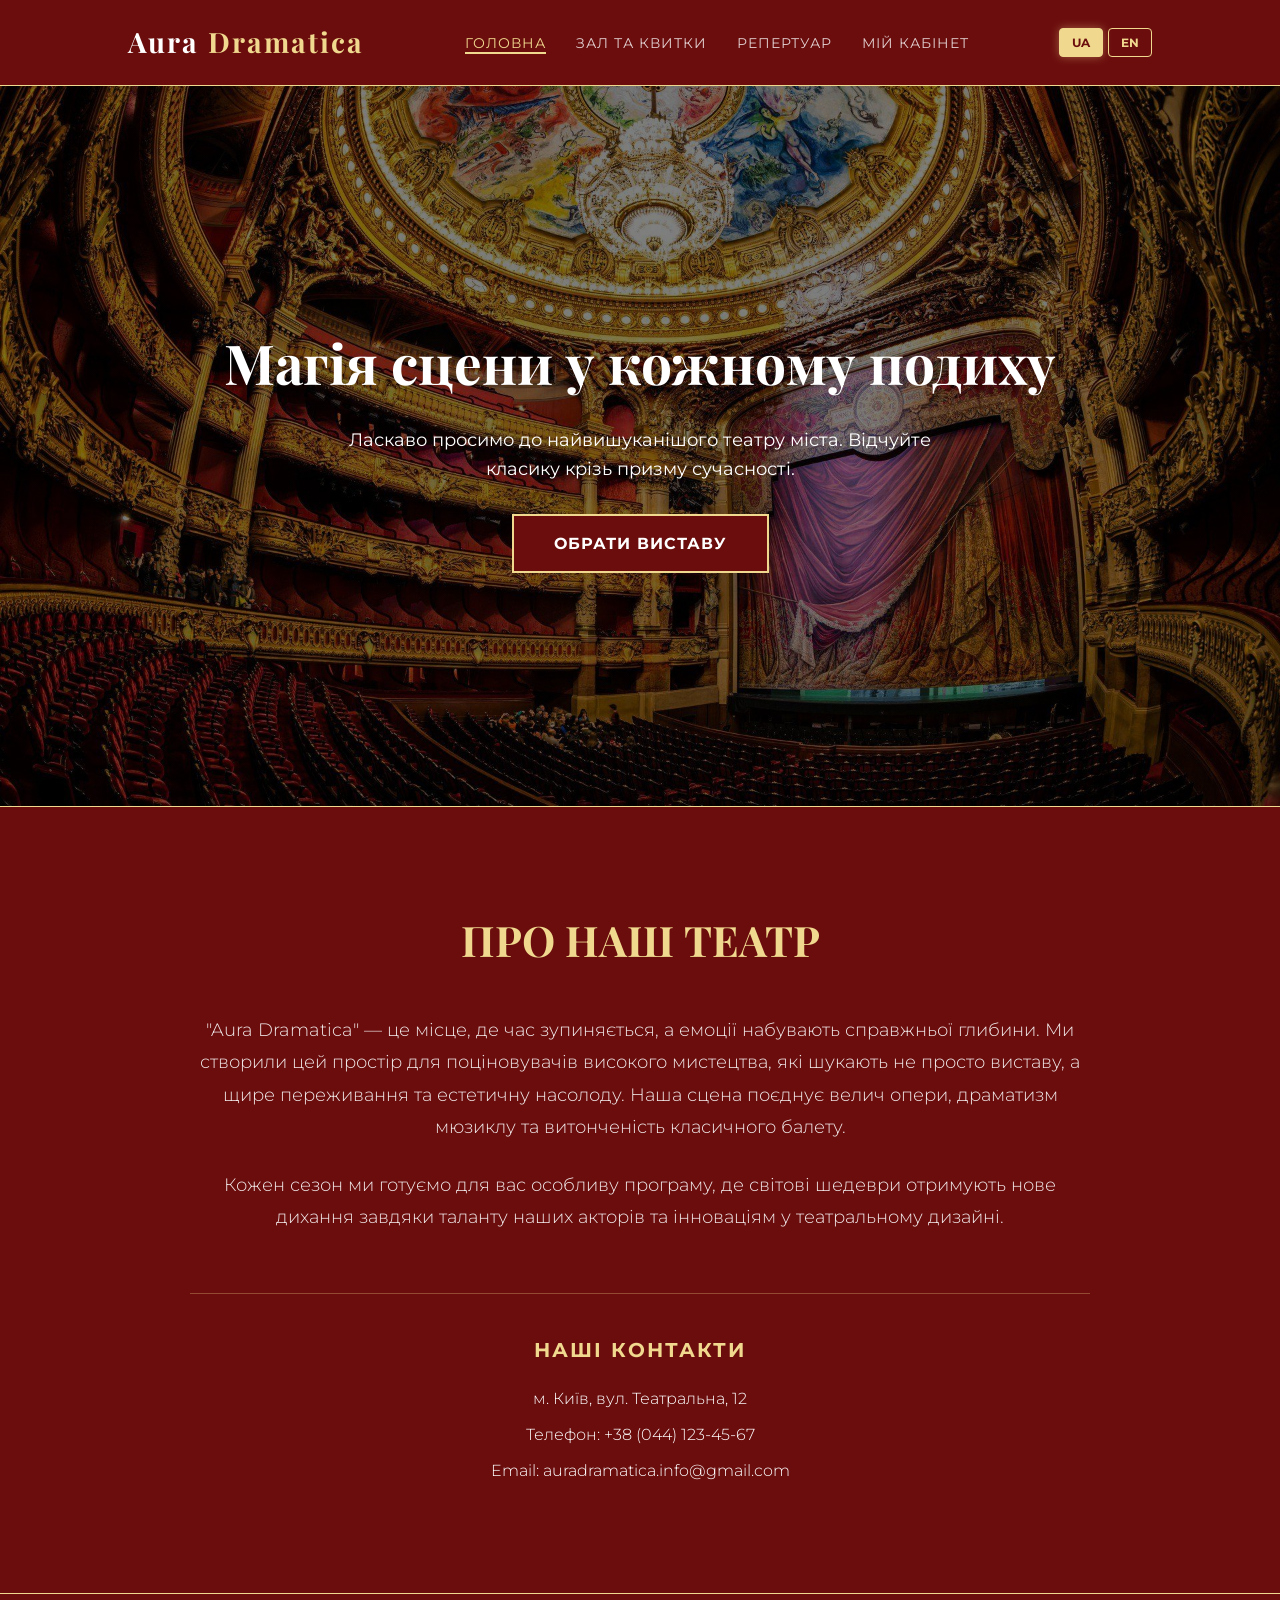
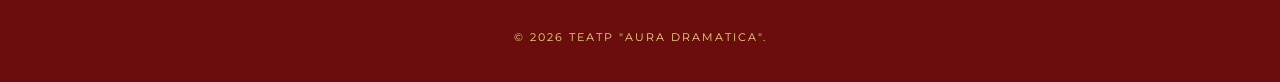
<file: index.html>
<!DOCTYPE html>
<html lang="uk">
<head>
    <meta charset="UTF-8">
    <meta name="viewport" content="width=device-width, initial-scale=1.0">
    <title>Aura Dramatica | Головна</title>
    <link rel="stylesheet" href="style.css">
    <link href="https://fonts.googleapis.com/css2?family=Playfair+Display:wght@400;700&family=Montserrat:wght@300;400&display=swap" rel="stylesheet">
</head>
<body>
    <header>
        <nav>
            <div class="logo">Aura <span>Dramatica</span></div>
            <ul>
                <!-- Добавили data-i18n для ссылок навигации -->
                <li><a href="index.html" class="active" data-i18n="nav_home">Головна</a></li>
                <li><a href="booking.html" data-i18n="nav_booking">Зал та квитки</a></li>
                <li><a href="repertoire.html" data-i18n="nav_repertoire">Репертуар</a></li>
                <li><a href="account.html" data-i18n="nav_account">Мій кабінет</a></li>
            </ul>
            <!-- Переключатель языков -->
            <div class="lang-switcher" style="margin-left: 20px; display: flex; gap: 5px;">
                <button class="lang-btn" data-lang="uk" onclick="setLanguage('uk')">UA</button>
                <button class="lang-btn" data-lang="en" onclick="setLanguage('en')">EN</button>
            </div>
        </nav>
    </header>
    <main>
        <section class="hero">
            <div class="hero-content">
                <!-- Добавили data-i18n для заголовка, подзаголовка и кнопки -->
                <h1 data-i18n="hero_title">Магія сцени у кожному подиху</h1>
                <p data-i18n="hero_subtitle">Ласкаво просимо до найвишуканішого театру міста. Відчуйте класику крізь призму сучасності.</p>
                <a href="repertoire.html" class="cta-button" data-i18n="hero_btn">Обрати виставу</a>
            </div>
        </section>
        <section class="info-section">
            <div class="info-container">
                <h2 class="section-title" data-i18n="about_title">Про наш театр</h2>
                <p class="section-text" data-i18n="about_text_1">
                    "Aura Dramatica" — це місце, де час зупиняється, а емоції набувають справжньої глибини. 
                    Ми створили цей простір для поціновувачів високого мистецтва, які шукають не просто виставу, 
                    а щире переживання та естетичну насолоду. Наша сцена поєднує велич опери, 
                    драматизм мюзиклу та витонченість класичного балету.
                </p>
                <p class="section-text" data-i18n="about_text_2">
                    Кожен сезон ми готуємо для вас особливу програму, де світові шедеври отримують нове дихання 
                    завдяки таланту наших акторів та інноваціям у театральному дизайні.
                </p>
                <div class="contact-block">
                    <h3 class="gold-text" data-i18n="contacts_title">Наші контакти</h3>
                    <p data-i18n="address">м. Київ, вул. Театральна, 12</p>
                    <p>Телефон: +38 (044) 123-45-67</p>
                    <p>Email: auradramatica.info@gmail.com</p>
                </div>
            </div>
        </section>
    </main>
    <footer>
        <p>&copy; 2026 Театр "Aura Dramatica".</p>
    </footer>
    <script src="lang.js"></script>
</body>
</html>
</file>
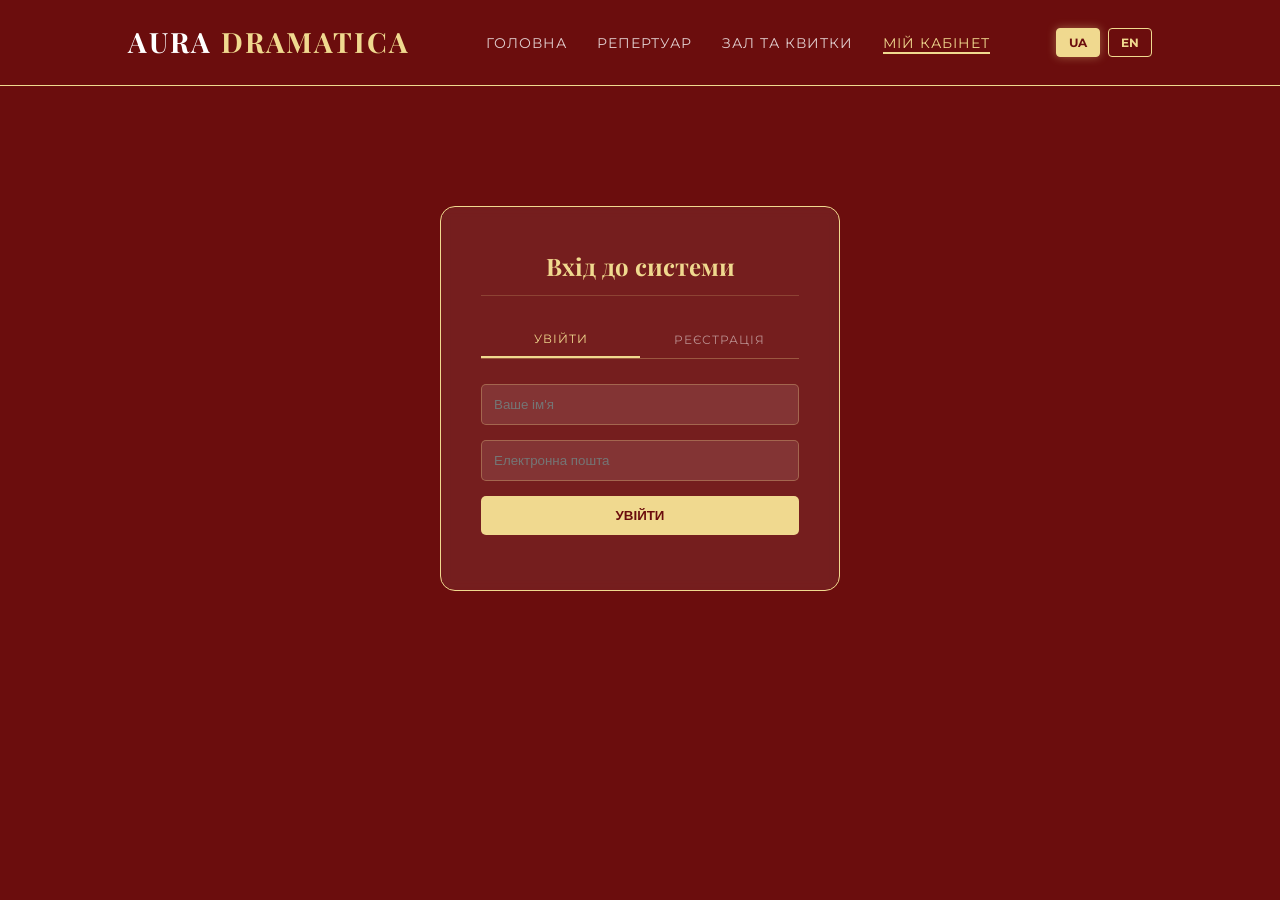
<file: account.html>
<!DOCTYPE html>
<html lang="uk">
<head>
    <meta charset="UTF-8">
    <title>Aura Dramatica | Особистий кабінет</title>
    <link rel="stylesheet" href="style.css">
    <link href="https://fonts.googleapis.com/css2?family=Playfair+Display:wght@700&family=Montserrat:wght@300;400&display=swap" rel="stylesheet">
</head>
<body class="repertoire-page-body">
    <header>
        <nav>
            <div class="logo">AURA <span>DRAMATICA</span></div>
            <ul>
                <li><a href="index.html" data-i18n="nav_home">Головна</a></li>
                <li><a href="repertoire.html" data-i18n="nav_repertoire">Репертуар</a></li>
                <li><a href="booking.html" data-i18n="nav_booking">Забронювати</a></li>
                <li><a href="account.html" class="active" data-i18n="nav_account">Мій кабінет</a></li>
            </ul>
            <!-- Переключатель языков -->
            <div class="lang-switcher">
                <button class="lang-btn" data-lang="uk" onclick="setLanguage('uk'); updateAccountDynamic();">UA</button>
                <button class="lang-btn" data-lang="en" onclick="setLanguage('en'); updateAccountDynamic();">EN</button>
            </div>
        </nav>
    </header>
    <main class="container account-main">
        <div id="auth-block" class="auth-container">
            <h2 class="card-title" data-i18n="login_title">Вхід до системи</h2>
            <div class="auth-tabs">
                <button id="tab-login" class="auth-tab active" onclick="toggleAuth('login')" data-i18n="tab_login">Увійти</button>
                <button id="tab-signup" class="auth-tab" onclick="toggleAuth('signup')" data-i18n="tab_signup">Реєстрація</button>
            </div>
            <form id="auth-form" class="auth-form">
                <!-- Добавлен data-i18n-placeholder -->
                <input type="text" id="username" data-i18n-placeholder="placeholder_name" placeholder="Ваше ім'я" required>
                <input type="email" id="useremail" data-i18n-placeholder="placeholder_email" placeholder="Електронна пошта" required>
                <button type="submit" id="auth-submit-btn" data-i18n="tab_login">Увійти</button>
            </form>
            <p id="auth-msg" class="auth-error"></p>
        </div>
        
        <div id="cabinet-block" style="display: none;">
            <div class="cabinet-header">
                <h1 id="welcome-user" class="page-title">Вітаємо!</h1>
                <button onclick="logout()" class="logout-btn" data-i18n="logout_btn">Вийти з аккаунту</button>
            </div>
            <div class="account-grid">
                <section class="profile-card">
                    <h3 class="card-title" data-i18n="profile_title">Ваш Профіль</h3>
                    <div class="info-group">
                        <label data-i18n="profile_name_label">Ім'я користувача</label>
                        <p id="profile-name">-</p>
                    </div>
                    <div class="info-group">
                        <label data-i18n="profile_email_label">Електронна пошта</label>
                        <p id="profile-email">-</p>
                    </div>
                </section>
                <section class="tickets-card">
                    <div class="tickets-card-header">
                        <h3 class="card-title" style="margin-bottom: 0;" data-i18n="my_orders_title">Мої замовлення</h3>
                        <div id="cancel-all-container"></div>
                    </div>
                    <div id="tickets-list"></div>
                </section>
            </div>
        </div>
        
        <div id="custom-confirm" class="modal-overlay" style="display: none;">
            <div class="modal-content">
                <h3 id="modal-title" data-i18n="modal_cancel_title">Скасування бронювання</h3>
                <p id="modal-text" data-i18n="modal_cancel_text">Ви впевнені, що хочете скасувати цей квиток?</p>
                <div class="modal-buttons">
                    <button id="confirm-yes" class="modal-btn btn-danger" data-i18n="modal_yes">Так, скасувати</button>
                    <button id="confirm-no" class="modal-btn btn-secondary" data-i18n="modal_no">Залишити</button>
                </div>
            </div>
        </div>
    </main>
    
    <script src="lang.js"></script>
    <script>
        let currentMode = 'login';
        let deleteMode = 'single';
        let ticketToDelete = null;
        const authForm = document.getElementById('auth-form');

        // Вспомогательная функция для обновления скриптовых элементов при смене языка
        function updateAccountDynamic() {
            const lang = localStorage.getItem('app_lang') || 'uk';
            const t = translations[lang];
            
            document.getElementById('auth-submit-btn').innerText = currentMode === 'login' ? t.tab_login : t.tab_signup;
            
            const user = JSON.parse(localStorage.getItem('currentUser'));
            if (user) {
                document.getElementById('welcome-user').innerText = `${t.welcome_user}, ${user.name}!`;
                renderTickets(); // Перерендериваем билеты на новом языке
            }
        }

        function toggleAuth(mode) {
            currentMode = mode;
            document.getElementById('tab-login').classList.toggle('active', mode === 'login');
            document.getElementById('tab-signup').classList.toggle('active', mode === 'signup');
            
            const lang = localStorage.getItem('app_lang') || 'uk';
            document.getElementById('auth-submit-btn').innerText = translations[lang][mode === 'login' ? 'tab_login' : 'tab_signup'];
            document.getElementById('auth-msg').innerText = '';
        }

        authForm.onsubmit = function(e) {
            e.preventDefault();
            const name = document.getElementById('username').value;
            const email = document.getElementById('useremail').value;
            const users = JSON.parse(localStorage.getItem('registeredUsers')) || [];
            const lang = localStorage.getItem('app_lang') || 'uk';
            const t = translations[lang];

            if (currentMode === 'signup') {
                const userExists = users.find(u => u.email === email);
                if (userExists) {
                    document.getElementById('auth-msg').innerText = t.auth_err_exists;
                } else {
                    const newUser = { name, email };
                    users.push(newUser);
                    localStorage.setItem('registeredUsers', JSON.stringify(users));
                    localStorage.setItem('currentUser', JSON.stringify(newUser));
                    checkAuth();
                }
            } else {
                const user = users.find(u => u.email === email && u.name === name);
                if (user) {
                    localStorage.setItem('currentUser', JSON.stringify(user));
                    checkAuth();
                } else {
                    document.getElementById('auth-msg').innerText = t.auth_err_notfound;
                }
            }
        };

        function logout() {
            localStorage.removeItem('currentUser');
            location.reload();
        }

        function checkAuth() {
            const user = JSON.parse(localStorage.getItem('currentUser'));
            if (user) {
                document.getElementById('auth-block').style.display = 'none';
                document.getElementById('cabinet-block').style.display = 'block';
                
                const lang = localStorage.getItem('app_lang') || 'uk';
                document.getElementById('welcome-user').innerText = `${translations[lang].welcome_user}, ${user.name}!`;
                document.getElementById('profile-name').innerText = user.name;
                document.getElementById('profile-email').innerText = user.email;
                renderTickets();
            }
        }

        function renderTickets() {
            const list = document.getElementById('tickets-list');
            const cancelAllContainer = document.getElementById('cancel-all-container');
            const tickets = JSON.parse(localStorage.getItem('userTickets')) || [];
            const currentUser = JSON.parse(localStorage.getItem('currentUser'));
            
            const lang = localStorage.getItem('app_lang') || 'uk';
            const t = translations[lang];
            const perfNames = { chicago: t.chicago_title, phantom: t.phantom_title, swan: t.swan_title };
            
            const userActiveTickets = tickets.filter(tkt => tkt.ownerEmail === currentUser.email);
            
            if (userActiveTickets.length === 0) {
                list.innerHTML = `<p class='empty-msg'>${t.empty_tickets}</p>`;
                if (cancelAllContainer) cancelAllContainer.innerHTML = ''; 
                return;
            }

            if (cancelAllContainer) {
                cancelAllContainer.innerHTML = `
                    <button class="cancel-btn" onclick="openCancelAllModal()" 
                            style="background: transparent; border: 1px solid #ff6b6b; color: #ff6b6b; padding: 6px 12px; font-size: 11px; cursor: pointer; border-radius: 4px; text-transform: uppercase; font-family: 'Montserrat', sans-serif; font-weight: bold;">
                        ${t.cancel_all_btn}
                    </button>
                `;
            }

            const reversedTickets = [...tickets].reverse();
            list.innerHTML = reversedTickets.map((ticket) => {
                const realIndex = tickets.indexOf(ticket);
                if (ticket.ownerEmail !== currentUser.email) return '';
                const displayInfo = ticket.text || ticket.seatText || ticket.seat || t.ticket_success;
                
                return `
                <div class="ticket-item">
                    <div class="ticket-meta">
                        <h4>${perfNames[ticket.perf] || ticket.perf}</h4>
                        <span style="font-size: 13px; color: #ccc; font-family: 'Montserrat', sans-serif;">${displayInfo}</span>
                    </div>
                    <div class="ticket-actions" style="display: flex; flex-direction: column; align-items: flex-end; gap: 10px;">
                        <div class="status-badge">${t.ticket_number}${ticket.id}</div>
                        <button class="cancel-btn" onclick="openConfirmModal(${realIndex})" 
                                style="background: transparent; border: 1px solid #ff6b6b; color: #ff6b6b; padding: 4px 8px; font-size: 10px; cursor: pointer; border-radius: 3px; text-transform: uppercase;">
                            ${t.cancel_btn}
                        </button>
                    </div>
                </div>`;
            }).join('');
        }

        function openConfirmModal(index) {
            deleteMode = 'single';
            ticketToDelete = index;
            const lang = localStorage.getItem('app_lang') || 'uk';
            document.getElementById('modal-title').innerText = translations[lang].modal_cancel_title;
            document.getElementById('modal-text').innerText = translations[lang].modal_cancel_text;
            document.getElementById('custom-confirm').style.display = 'flex';
        }

        function openCancelAllModal() {
            deleteMode = 'all';
            const lang = localStorage.getItem('app_lang') || 'uk';
            document.getElementById('modal-title').innerText = translations[lang].modal_cancel_all_title;
            document.getElementById('modal-text').innerText = translations[lang].modal_cancel_all_text;
            document.getElementById('custom-confirm').style.display = 'flex';
        }

        function closeModal() {
            document.getElementById('custom-confirm').style.display = 'none';
            ticketToDelete = null;
        }

        document.getElementById('confirm-yes').onclick = function() {
            const tickets = JSON.parse(localStorage.getItem('userTickets')) || [];
            const currentUser = JSON.parse(localStorage.getItem('currentUser'));
            
            if (deleteMode === 'single' && ticketToDelete !== null) {
                tickets.splice(ticketToDelete, 1);
                localStorage.setItem('userTickets', JSON.stringify(tickets));
            } else if (deleteMode === 'all') {
                const updatedTickets = tickets.filter(t => t.ownerEmail !== currentUser.email);
                localStorage.setItem('userTickets', JSON.stringify(updatedTickets));
            }          
            renderTickets();
            closeModal();
        };

        document.getElementById('confirm-no').onclick = closeModal;
        window.onload = checkAuth;
    </script>
</body>
</html>
</file>
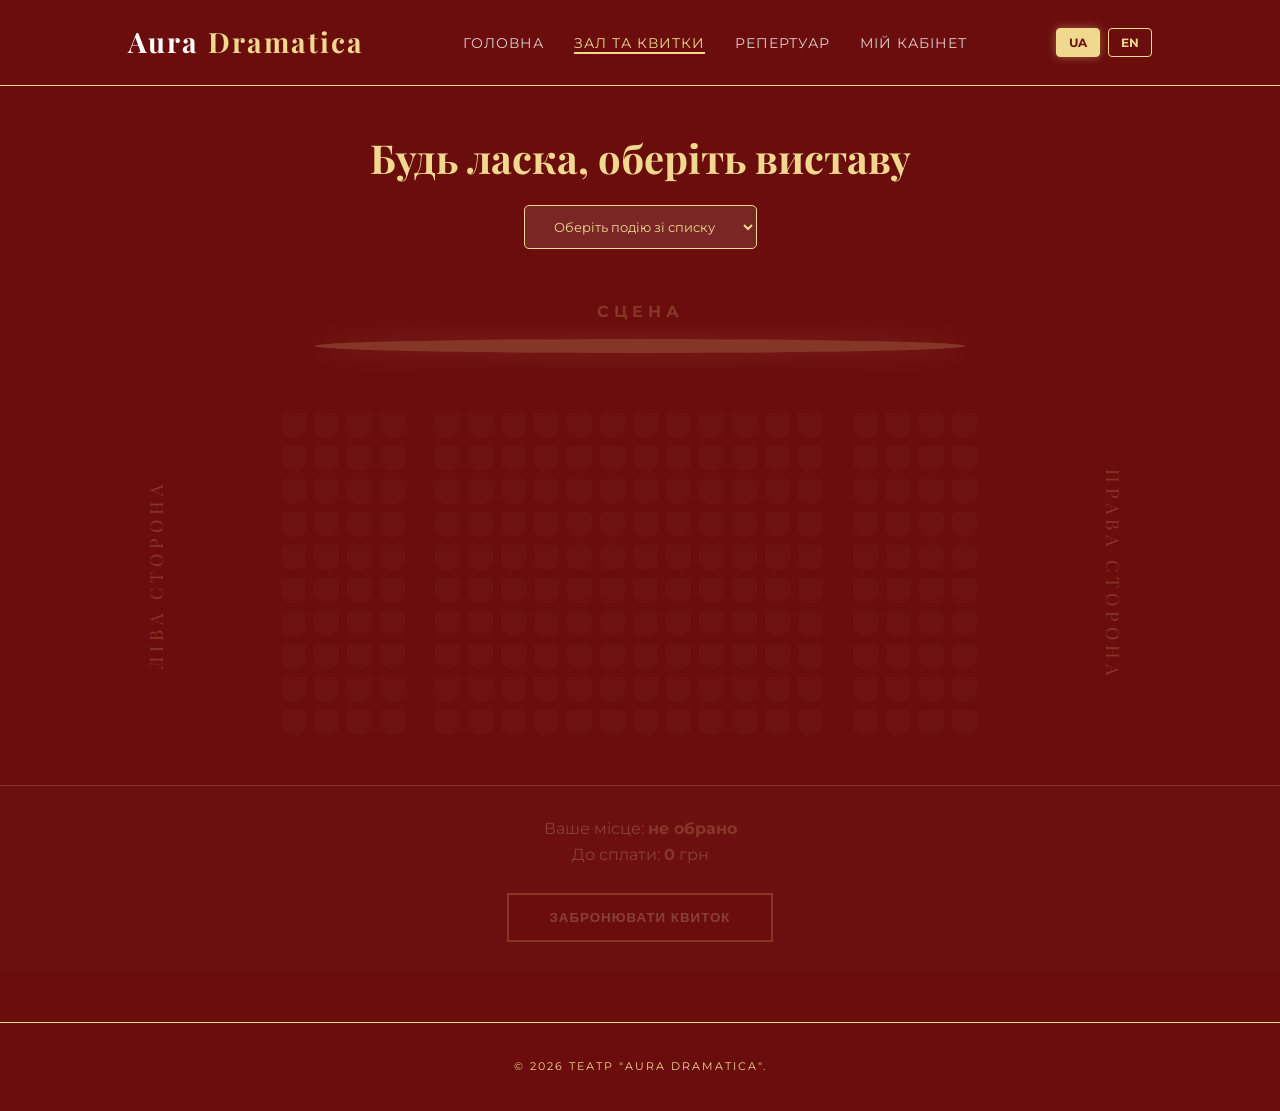
<file: booking.html>
<!DOCTYPE html>
<html lang="uk">
<head>
    <meta charset="UTF-8">
    <meta name="viewport" content="width=device-width, initial-scale=1.0">
    <title>Aura Dramatica | Зал та квитки</title>
    <link rel="stylesheet" href="style.css">
    <link href="https://fonts.googleapis.com/css2?family=Playfair+Display:wght@400;700&family=Montserrat:wght@300;400&display=swap" rel="stylesheet">
</head>
<body>
    <header>
        <nav>
            <div class="logo">Aura <span>Dramatica</span></div>
            <ul>
                <li><a href="index.html" data-i18n="nav_home">Головна</a></li>
                <li><a href="booking.html" class="active" data-i18n="nav_booking">Зал та квитки</a></li>
                <li><a href="repertoire.html" data-i18n="nav_repertoire">Репертуар</a></li>
                <li><a href="account.html" data-i18n="nav_account">Мій кабінет</a></li>
            </ul>
            <!-- Переключатель языков -->
            <div class="lang-switcher">
                <button class="lang-btn" data-lang="uk" onclick="setLanguage('uk')">UA</button>
                <button class="lang-btn" data-lang="en" onclick="setLanguage('en')">EN</button>
            </div>
        </nav>
    </header>
    <main class="booking-container">
        <div class="selection-header" style="text-align: center; padding: 40px 0 10px;">
            <h2 id="performance-title" class="page-title" data-i18n="choose_performance_title" style="padding: 0; margin-bottom: 15px;">Оберіть виставу</h2>
            <select id="performance-select" style="padding: 12px 25px; background: rgba(255,255,255,0.1); color: var(--gold); border: 1px solid var(--gold); border-radius: 5px; font-family: 'Montserrat', sans-serif; cursor: pointer; outline: none;">
                <option value="" style="background: var(--velvet);" data-i18n="select_event_default">Оберіть подію зі списку</option>
                <option value="chicago" style="background: var(--velvet);" data-i18n="chicago_title">Чикаго</option>
                <option value="phantom" style="background: var(--velvet);" data-i18n="phantom_title">Привид Опери</option>
                <option value="swan" style="background: var(--velvet);" data-i18n="swan_title">Лебедине Озеро</option>
            </select>
        </div>

        <div id="date-selection" style="text-align: center; margin-bottom: 15px; display: none;">
            <p style="color: var(--white); font-family: 'Montserrat', sans-serif; margin-bottom: 8px;" data-i18n="choose_date">Оберіть дату:</p>
            <div id="date-buttons-container" style="display: flex; justify-content: center; gap: 10px; flex-wrap: wrap;"></div>
        </div>

        <div id="time-selection" style="text-align: center; margin-bottom: 25px; display: none;">
            <p style="color: var(--white); font-family: 'Montserrat', sans-serif; margin-bottom: 8px;" data-i18n="choose_time">Оберіть час:</p>
            <div id="time-buttons-container" style="display: flex; justify-content: center; gap: 10px;"></div>
        </div>

        <div id="hall-wrapper" style="opacity: 0.2; pointer-events: none; transition: 0.6s all ease;">
            <div class="stage-container">
                <span class="stage-label" data-i18n="stage_label">СЦЕНА</span>
                <div class="stage"></div>
            </div>
            <div class="theater-map">
                <div class="side-label left" data-i18n="left_side">ЛІВА СТОРОНА</div>
                <div class="sector side-sector" id="left-side"></div>
                <div class="sector main-sector" id="parter"></div>
                <div class="sector side-sector" id="right-side"></div>
                <div class="side-label right" data-i18n="right_side">ПРАВА СТОРОНА</div>
            </div>
            <div class="selection-info">
                <p><span data-i18n="your_seat">Ваше місце:</span> <span id="selected-seat" data-i18n="not_selected" style="color: var(--gold); font-weight: bold;">не обрано</span></p>
                <p><span data-i18n="to_pay">До сплати:</span> <span id="seat-price" style="color: var(--gold); font-weight: bold;">0</span> <span data-i18n="currency">грн</span></p>
                <br>
                <button class="cta-button" id="book-btn" data-i18n="book_ticket_btn">Забронювати квиток</button>
            </div>
        </div>
    </main>
    <footer>
        <p>&copy; 2026 Театр "Aura Dramatica".</p>
    </footer>
    <script src="lang.js"></script>
    <script src="script.js"></script>
    <script>
        const urlParams = new URLSearchParams(window.location.search);
        const perfParam = urlParams.get('performance');
        const select = document.getElementById('performance-select');
        
        window.addEventListener('DOMContentLoaded', () => {
            if (perfParam) {
                select.value = perfParam;
                updateUI(perfParam);
            } else {
                updateUI("");
            }
        });

        select.addEventListener('change', (e) => {
            updateUI(e.target.value);
        });
    </script>
</body>
</html>
</file>
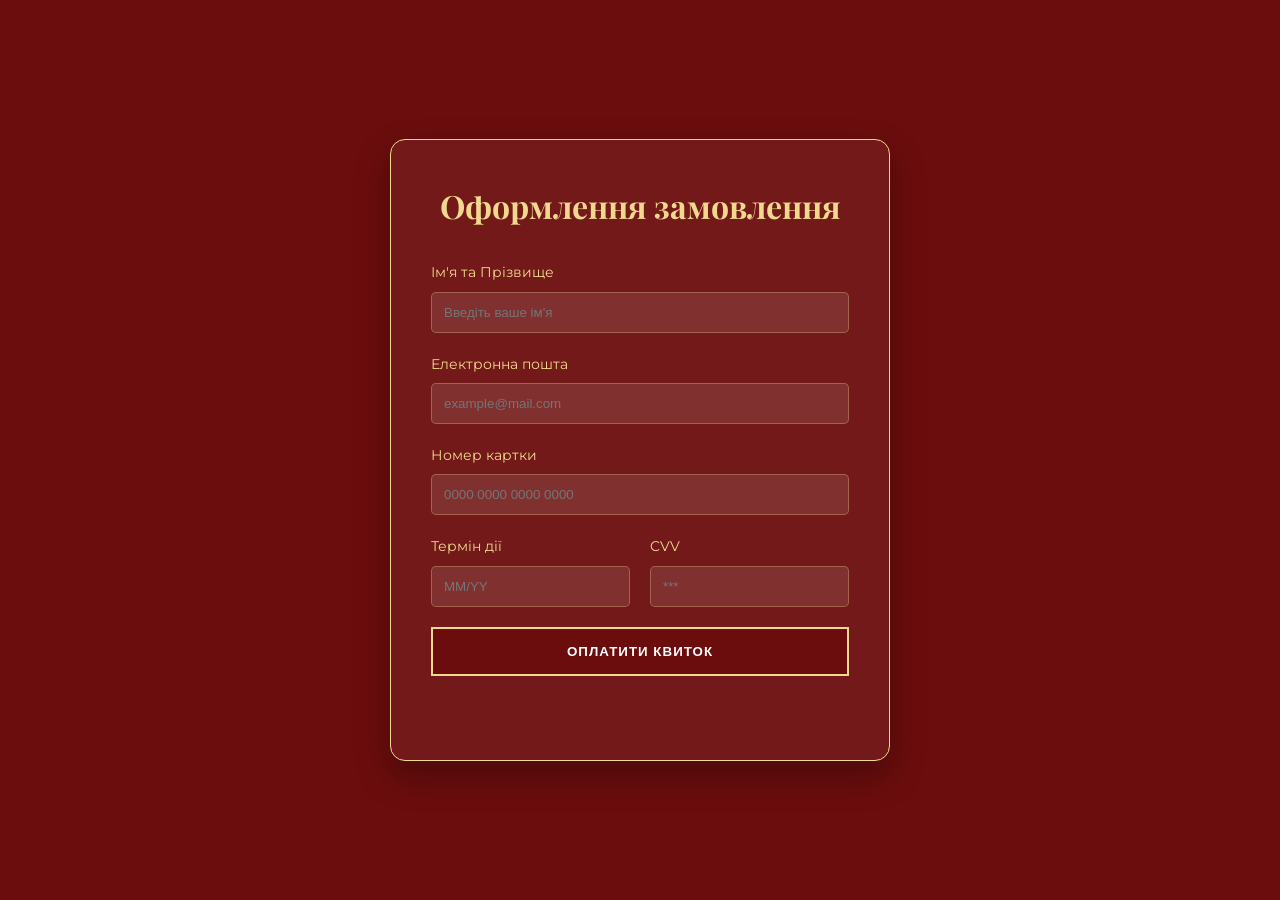
<file: payment.html>
<!DOCTYPE html>
<html lang="uk">
<head>
    <meta charset="UTF-8">
    <meta name="viewport" content="width=device-width, initial-scale=1.0">
    <title>Aura Dramatica | Оплата</title>
    <link rel="stylesheet" href="style.css">
    <link href="https://fonts.googleapis.com/css2?family=Playfair+Display:wght@400;700&family=Montserrat:wght@300;400&display=swap" rel="stylesheet">
</head>
<body class="payment-page-body">
    <div class="payment-container">
        <h2 style="font-family: 'Playfair Display', serif; color: var(--gold); text-align: center; margin-bottom: 30px; font-size: 32px;">Оформлення замовлення</h2>
        <form class="payment-form" id="payment-form">
            <label>Ім'я та Прізвище</label>
            <input type="text" placeholder="Введіть ваше ім'я" required>
            <div id="email-group">
                <label>Електронна пошта</label>
                <input type="email" id="user-email" placeholder="example@mail.com" required>
            </div>
            <label>Номер картки</label>
            <input type="text" id="card-number" placeholder="0000 0000 0000 0000" maxlength="16" required>
            <div class="cvv-row">
                <div>
                    <label>Термін дії</label>
                    <input type="text" id="expiry-date" placeholder="MM/YY" maxlength="5" required>
                </div>
                <div>
                    <label>CVV</label>
                    <input type="text" id="cvv-code" placeholder="***" maxlength="3" required>
                </div>
            </div>
            <button type="submit" id="pay-btn" class="cta-button" style="width: 100%;">Оплатити квиток</button>
            <div id="status-message"></div>
            <button id="back-to-hall-btn" class="success-button" type="button">Добре</button>
        </form>
    </div>
    <script>
        // ===== ПОЛУЧЕНИЕ ЭЛЕМЕНТОВ ФОРМЫ =====
        const cardInput = document.getElementById('card-number');
        const cvvInput = document.getElementById('cvv-code');
        const form = document.getElementById('payment-form');
        const statusMsg = document.getElementById('status-message');
        const payBtn = document.getElementById('pay-btn');
        const backBtn = document.getElementById('back-to-hall-btn');
        const emailGroup = document.getElementById('email-group');
        const emailInput = document.getElementById('user-email');
        const expiryInput = document.getElementById('expiry-date');

        // ===== ПОЛУЧЕНИЕ ДАННЫХ ПОЛЬЗОВАТЕЛЯ ИЗ ЛОКАЛЬНОГО ХРАНИЛИЩА =====
        const currentUser = JSON.parse(localStorage.getItem('currentUser')); //объект, содержащий информацию залогированного пользователя

        // ===== СКРЫТИЕ EMAIL ПОЛЯ ДЛЯ АВТОРИЗОВАННЫХ ПОЛЬЗОВАТЕЛЕЙ =====
        if (currentUser) {
            emailGroup.style.display = 'none';
            emailInput.removeAttribute('required');
            emailInput.value = currentUser.email;
        } 
        
        // ===== ФИЛЬТРАЦИЯ ТОЛЬКО ЦИФР =====
        const onlyNumbers = (e) => {
            e.target.value = e.target.value.replace(/\D/g, ''); 
        };
        
         // Привязываем функцию фильтрации к полям карты и CVV
        cardInput.addEventListener('input', onlyNumbers);
        cvvInput.addEventListener('input', onlyNumbers);
        
         // ===== АВТОФОРМАТИРОВАНИЕ ПОЛЯ СРОКА ДЕЙСТВИЯ КАРТЫ =====
        expiryInput.addEventListener('input', (e) => {
            let value = e.target.value.replace(/\D/g, ''); //\D - регулярное выражение для "всё что не цифра", /g - глобально (все вхождения)
            
            if (value.length > 2) {
                value = value.substring(0, 2) + '/' + value.substring(2, 4);  // автоматически вставляем слеш после 2 символов
            }
            
            e.target.value = value;
        });

        // ===== ОБРАБОТЧИК ОТПРАВКИ ФОРМЫ =====
        form.addEventListener('submit', (e) => {
            e.preventDefault(); //предотвращаем стандартную отправку формы
            statusMsg.innerText = "";
    
            // Проверяем что введено ровно 16 цифр
            if (cardInput.value.length < 16) { 
                statusMsg.innerText = "Номер картки має містити 16 цифр!";
                statusMsg.style.color = "#ff4d4d";
                return;
            }

            // Проверяем что введено ровно 3 цифры
            if (cvvInput.value.length < 3) {
                statusMsg.innerText = "CVV код має містити 3 цифри!";
                statusMsg.style.color = "#ff4d4d";
                return;
            }
    
            // ===== УСПЕШНАЯ ОПЛАТА =====
            statusMsg.innerText = "Оплата пройшла успішно! Квиток надіслано на вашу пошту.";
            statusMsg.style.color = "#f0d98f";
            payBtn.style.display = "none";
            backBtn.style.display = "block";
        });

        // ===== ОБРАБОТЧИК КНОПКИ "ДОБРЕ" =====
        backBtn.addEventListener('click', () => {
            // Проверяем что пользователь залогирован
            if (!currentUser) {
                alert("Помилка: користувач не знайдений.");
                window.location.href = 'account.html';
                return;
            }
            
             // ===== ПОЛУЧЕНИЕ ДАННЫХ О КУПЛЕННЫХ МЕСТАХ =====
            let myTickets = JSON.parse(localStorage.getItem('userTickets')) || []; // Массив всех билетов пользователя
            const seatIds = JSON.parse(localStorage.getItem('lastBoughtSeatId')) || []; // ID каждого выбранного места
            const seatTexts = JSON.parse(localStorage.getItem('lastBoughtText')) || []; // Текстовое описание мест
            const perf = localStorage.getItem('lastBoughtPerformance'); // ID спектакля
            const totalPrice = localStorage.getItem('lastBoughtPrice'); // Общая сумма за все места
            
            // ===== РАСЧЕТ ЦЕНЫ ЗА ОДНО МЕСТО =====
            // это упрощенный расчет, если места имели разные цены, нужен иной подход!!!!
            const singlePrice = seatIds.length > 0 ? Math.round(totalPrice / seatIds.length) : 0;
            
            // ===== ЦИКЛ ДЛЯ СОЗДАНИЯ БИЛЕТА НА КАЖДОЕ МЕСТО =====
            //Для каждого выбранного места создаем отдельный объект билета, позволяет пользователю пересадить/передать билет конкретного места другому
            seatIds.forEach((id, index) => {
                const currentSeatInfo = seatTexts[index] || "Обране місце"; // Подставляем описание места или значение по умолчанию
                const newTicket = {
                    id: Math.floor(Math.random() * 1000000),
                    ownerEmail: currentUser.email,
                    perf: perf,
                    seat: currentSeatInfo,
                    seatId: id,
                    date: new Date().toLocaleDateString('uk-UA'),
                    price: singlePrice
                };
                myTickets.push(newTicket);
            });
            
            // Сохраняем обновленный массив билетов, чтобы они остались даже после перезагрузки страницы
            localStorage.setItem('userTickets', JSON.stringify(myTickets));
            
            // Отправляем пользователя обратно в его аккаунт, где он сможет увидеть купленные билеты
            window.location.href = 'account.html';
        });
    </script>
</body>
</html>
</file>
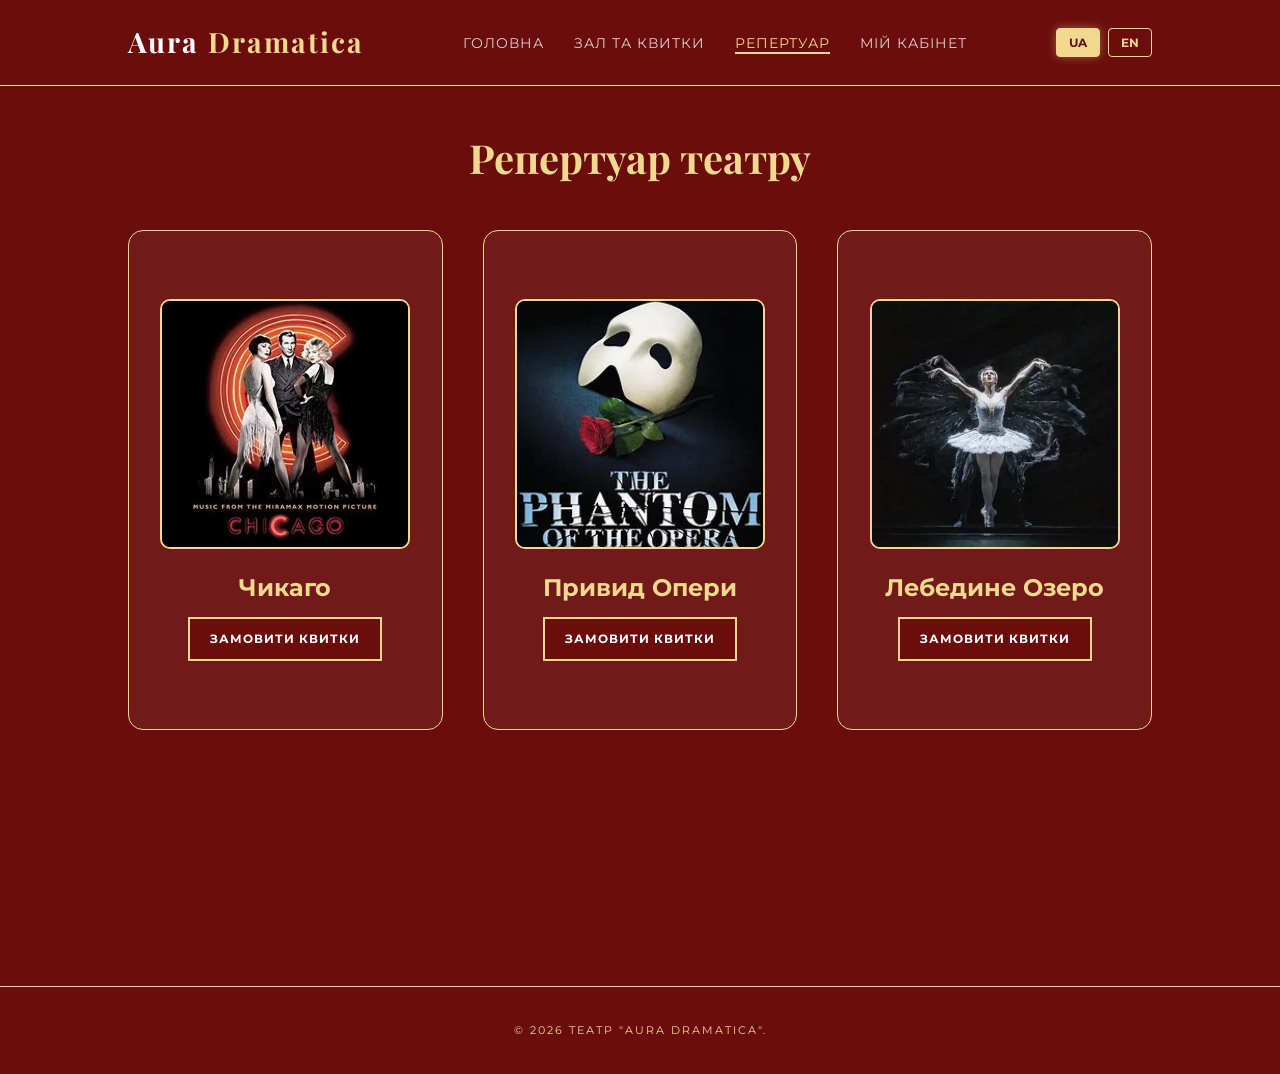
<file: repertoire.html>
<!DOCTYPE html>
<html lang="uk">
<head>
    <meta charset="UTF-8">
    <title>Aura Dramatica | Репертуар</title>
    <link rel="stylesheet" href="style.css">
    <link href="https://fonts.googleapis.com/css2?family=Playfair+Display:wght@400;700&family=Montserrat:wght@300;400&display=swap" rel="stylesheet">
</head>
<body>
    <header>
        <nav>
            <div class="logo">Aura <span>Dramatica</span></div>
            <ul>
                <li><a href="index.html">Головна</a></li>
                <li><a href="booking.html">Зал та квитки</a></li>
                <li><a href="repertoire.html" class="active">Репертуар</a></li>
                <li><a href="account.html">Мій кабінет</a></li>
            </ul>
            <!-- Переключатель языков -->
            <div class="lang-switcher">
                <button class="lang-btn" data-lang="uk" onclick="setLanguage('uk')">UA</button>
                <button class="lang-btn" data-lang="en" onclick="setLanguage('en')">EN</button>
            </div>
        </nav>
    </header>
    <main class="repertoire-page-body">
        <h2 class="page-title" data-i18n="repertoire_title">Репертуар театру</h2>
        <div class="repertoire-container">

    <div class="performance-card">
        <div class="card-inner">
            <div class="card-front">
                <img src="chicago.webp" alt="Чикаго">
                <h3 data-i18n="chicago_title">Чикаго</h3>
                <a href="booking.html?performance=chicago" class="cta-button" data-i18n="book_tickets">Замовити квитки</a>
            </div>
            <div class="card-back">
                <h3 data-i18n="about_show">Про виставу</h3>
                <p data-i18n="chicago_desc">Легендарний мюзикл про джаз, пристрасть та правосуддя. Історія Роксі Гарт, яка мріє про славу будь-якою ціною.</p>
            </div>
        </div>
    </div>

    <div class="performance-card">
        <div class="card-inner">
            <div class="card-front">
                <img src="phantom.jpg" alt="Привид Опери">
                <h3 data-i18n="phantom_title">Привид Опери</h3>
                <a href="booking.html?performance=phantom" class="cta-button" data-i18n="book_tickets">Замовити квитки</a>
            </div>
            <div class="card-back">
                <h3 data-i18n="about_show">Про виставу</h3>
                <p data-i18n="phantom_desc">Містична історія кохання, що розгортається в підземеллях Паризької опери. Геній музики та його прекрасна учениця Крістін.</p>
            </div>
        </div>
    </div>
    <div class="performance-card">
        <div class="card-inner">
            <div class="card-front">
                <img src="swan.webp" alt="Лебедине Озеро">
                <h3 data-i18n="swan_title">Лебедине Озеро</h3>
                <a href="booking.html?performance=swan" class="cta-button" data-i18n="book_tickets">Замовити квитки</a>
            </div>
            <div class="card-back">
                <h3 data-i18n="about_show">Про виставу</h3>
                <p data-i18n="swan_desc">Вічна класика світового балету. Історія про кохання принца Зігфріда та прекрасної Одетти, завороженої злим магом.</p>
            </div>
        </div>
    </div>
    </main>
    <footer>
        <p>&copy; 2026 Театр "Aura Dramatica".</p>
    </footer>
    <script>
    document.querySelectorAll('.performance-card').forEach(card => {
        card.addEventListener('click', function(e) {
            if (e.target.classList.contains('cta-button') && !e.target.classList.contains('back-btn')) {
                return;
            }
            const inner = this.querySelector('.card-inner');
            inner.classList.toggle('is-flipped');
        });
    });
    </script>
    <script src="lang.js"></script>
</body>
</html>
</file>
<file: style.css>
:root {
    --velvet: #6b0d0d;
    --gold: #f0d98f;
    --silk: #fff9f1;
    --white: #ffffff;
    --dark: #1a1a1a;
}

* {
    margin: 0;
    padding: 0;
    box-sizing: border-box;
}

body {
    font-family: 'Montserrat', sans-serif;
    background-color: var(--white);
    color: var(--dark);
    line-height: 1.6;
}

h1, h2, .logo {
    font-family: 'Playfair Display', serif;
}

header {
    background-color: var(--velvet);
    padding: 20px 10%;
    border-bottom: 1px solid var(--gold);
}

nav {
    display: flex;
    justify-content: space-between;
    align-items: center;
}

.logo {
    color: var(--white);
    font-size: 28px;
    font-weight: bold;
    letter-spacing: 2px;
}

.logo span {
    color: var(--gold);
}

nav ul {
    display: flex;
    list-style: none;
}

nav ul li {
    margin-left: 30px;
}

nav ul li a {
    text-decoration: none;
    color: rgba(255, 255, 255, 0.8);
    text-transform: uppercase;
    font-size: 14px;
    letter-spacing: 1px;
}

nav ul li a:hover, nav ul li a.active {
    color: var(--gold);
    border-bottom: 2px solid var(--gold);
}

.lang-switcher {
    margin-left: 20px;
    display: flex;
    gap: 8px;
}

.lang-btn {
    background: transparent;
    border: 1px solid var(--gold);
    color: var(--gold);
    padding: 6px 12px;
    cursor: pointer;
    font-family: 'Montserrat', sans-serif;
    font-size: 12px;
    font-weight: bold;
    border-radius: 4px;
    transition: 0.3s;
    text-transform: uppercase;
}

.lang-btn:hover {
    background-color: var(--gold);
    color: var(--velvet);
}

.lang-btn.active-lang {
    background-color: var(--gold) !important;
    color: var(--velvet) !important;
    box-shadow: 0 0 10px rgba(240, 217, 143, 0.4);
}

.hero {
    height: 80vh;
    background: linear-gradient(rgba(0,0,0,0.5), rgba(0,0,0,0.5)), 
                url('theater.jpg') no-repeat center/cover;
    display: flex;
    justify-content: center;
    align-items: center;
    text-align: center;
    color: var(--white);
}

.hero-content h1 {
    font-size: 55px;
    margin-bottom: 20px;
}

.hero-content p {
    font-size: 18px;
    margin: 0 auto 30px;
    max-width: 600px;
    text-align: center;
}

.cta-button {
    display: inline-block;
    padding: 15px 40px;
    background-color: var(--velvet);
    color: var(--white);
    text-decoration: none;
    border: 2px solid var(--gold);
    font-weight: bold;
    transition: 0.4s;
    text-transform: uppercase;
    letter-spacing: 1px;
    cursor: pointer;
}

.cta-button:hover {
    background-color: var(--gold);
    color: var(--velvet);
    box-shadow: 0 0 15px rgba(212, 175, 55, 0.4);
}

.repertoire-page-body {
    background-color: var(--velvet);
    min-height: 100vh;
    padding-bottom: 50px;
    color: var(--white);
}

.page-title {
    color: var(--gold);
    text-align: center;
    padding: 40px 0 20px;
    font-size: 40px;
}

.repertoire-container {
    padding: 20px 10%;
    display: grid;
    grid-template-columns: repeat(auto-fit, minmax(300px, 1fr));
    gap: 40px;
    justify-items: center;
}

.performance-card {
    perspective: 1000px;
    width: 100%;
    max-width: 350px;
    height: 500px;
}

.card-inner {
    position: relative;
    width: 100%;
    height: 100%;
    transition: transform 0.6s cubic-bezier(0.4, 0, 0.2, 1);
    transform-style: preserve-3d;
}

.performance-card:hover .card-inner {
    transform: translateY(-15px);
}

.card-inner.is-flipped {
    transform: rotateY(180deg);
}

.performance-card:hover .card-inner.is-flipped {
    transform: rotateY(180deg) translateY(-15px);
}

.card-front, .card-back {
    position: absolute;
    width: 100%;
    height: 100%;
    backface-visibility: hidden;
    border: 1px solid var(--gold);
    border-radius: 15px;
    padding: 20px;
    display: flex;
    flex-direction: column;
    align-items: center;
    justify-content: center;
    transition: box-shadow 0.4s, border-color 0.4s;
}

.card-front h3, .card-back h3 {
    color: var(--gold);
    font-size: 24px;
    margin-bottom: 10px;
    text-align: center;
}

.card-front p, .card-back p {
    color: var(--gold);
    font-size: 16px;
    margin-bottom: 20px;
    text-align: center;
}

.card-back p {
    color: var(--white);
}

.card-front .cta-button {
    width: auto;
    padding: 10px 20px;
    font-size: 12px;
}

.performance-card:hover .card-front,
.performance-card:hover .card-back {
    box-shadow: 0 15px 35px rgba(240, 217, 143, 0.3);
    border-color: var(--white);
}

.card-front {
    background: rgba(255, 255, 255, 0.05);
}

.card-front img {
    width: 250px;
    height: 250px;
    object-fit: cover;
    border-radius: 10px;
    border: 2px solid var(--gold);
    margin-bottom: 20px;
}

.card-back {
    background: var(--velvet);
    color: var(--white);
    transform: rotateY(180deg);
}

.booking-container {
    background-color: var(--velvet);
    min-height: 100vh;
    color: var(--white);
    padding-bottom: 50px;
}

.stage-container {
    text-align: center;
    margin: 40px auto 60px;
}

.stage-label {
    color: var(--gold);
    display: block;
    margin-bottom: 15px;
    font-weight: bold;
    letter-spacing: 5px;
}

.stage {
    width: 650px;
    height: 14px;
    background: var(--gold);
    margin: 0 auto;
    box-shadow: 0 0 25px rgba(240, 217, 143, 0.7);
    border-radius: 50%;
}

.theater-map {
    display: flex;
    justify-content: center;
    gap: 30px;
    margin: 30px auto;
    align-items: center;
}

.side-label {
    color: var(--gold);
    font-family: 'Playfair Display', serif;
    font-size: 18px;
    letter-spacing: 5px;
    white-space: nowrap;
}

.side-label.left { transform: rotate(-90deg); }
.side-label.right { transform: rotate(90deg); }

.sector { display: grid; gap: 8px; }
.side-sector { grid-template-columns: repeat(4, 25px); }
.main-sector { grid-template-columns: repeat(12, 25px); }

.seat {
    width: 25px;
    height: 25px;
    background-color: #ddd;
    border-radius: 4px 4px 10px 10px;
    cursor: pointer;
    transition: 0.3s;
}

.seat:hover { background-color: var(--gold); transform: scale(1.1); }
.seat.selected { background-color: var(--gold) !important; box-shadow: 0 0 15px var(--gold); transform: scale(1.2); }
.seat.occupied { background-color: #444; opacity: 0.3; cursor: not-allowed; }

.selection-info {
    margin-top: 50px;
    text-align: center;
    background: rgba(255, 255, 255, 0.05);
    padding: 30px;
    border-top: 1px solid var(--gold);
}

.payment-page-body {
            background-color: var(--velvet);
            min-height: 100vh;
            display: flex;
            flex-direction: column;
            align-items: center;
            justify-content: center;
            padding: 20px;
}

.payment-container {
            max-width: 500px;
            width: 100%;
            background: rgba(255, 255, 255, 0.05);
            padding: 40px;
            border: 1px solid var(--gold);
            border-radius: 15px;
            color: var(--white);
            box-shadow: 0 15px 35px rgba(0, 0, 0, 0.3);
}

.payment-form label {
            display: block;
            margin-bottom: 8px;
            font-size: 14px;
            color: var(--gold);
            font-family: 'Montserrat', sans-serif;
}

.payment-form input {
            width: 100%;
            padding: 12px;
            margin-bottom: 20px;
            background: rgba(255, 255, 255, 0.1);
            border: 1px solid rgba(240, 217, 143, 0.3);
            color: var(--white);
            border-radius: 5px;
            outline: none;
            transition: 0.3s;
}

.payment-form input:focus {
            border-color: var(--gold);
            background: rgba(255, 255, 255, 0.15);
}

.cvv-row {
            display: flex;
            gap: 20px;
}

.cvv-row div {
            flex: 1;
}

#status-message {
            margin-top: 20px;
            text-align: center;
            font-family: 'Montserrat', sans-serif;
            font-size: 14px;
            min-height: 24px;
            transition: 0.3s;
}

.cta-button:disabled {
            opacity: 0.5;
            cursor: not-allowed;
}

.success-button {
    display: none;
    width: 100%;
    margin-top: 20px;
    background: transparent;
    border: 1px solid var(--gold);
    color: var(--gold);
    padding: 12px;
    border-radius: 5px;
    font-family: 'Montserrat', sans-serif;
    cursor: pointer;
    transition: 0.3s;
}

.success-button:hover {
    background: var(--gold);
    color: var(--velvet);
}

.auth-container {
    max-width: 400px;
    margin: 80px auto;
    background: rgba(255, 255, 255, 0.07);
    padding: 40px;
    border-radius: 15px;
    border: 1px solid var(--gold);
    text-align: center;
    backdrop-filter: blur(5px);
}

.auth-tabs {
    display: flex;
    margin-bottom: 25px;
    border-bottom: 1px solid rgba(240, 217, 143, 0.3);
}

.auth-tab {
    flex: 1;
    background: none;
    border: none;
    color: var(--white);
    padding: 10px;
    cursor: pointer;
    opacity: 0.5;
    transition: 0.3s;
    font-family: 'Montserrat', sans-serif;
    text-transform: uppercase;
    font-size: 12px;
    letter-spacing: 1px;
}

.auth-tab.active {
    opacity: 1;
    color: var(--gold);
    border-bottom: 2px solid var(--gold);
}

.auth-form input {
    width: 100%;
    padding: 12px;
    margin-bottom: 15px;
    background: rgba(255, 255, 255, 0.1);
    border: 1px solid rgba(240, 217, 143, 0.3);
    color: white;
    border-radius: 5px;
    outline: none;
}

.auth-form button {
    width: 100%;
    padding: 12px;
    background: var(--gold);
    color: var(--velvet);
    border: none;
    font-weight: bold;
    cursor: pointer;
    border-radius: 5px;
    text-transform: uppercase;
    transition: 0.3s;
}

.auth-form button:hover {
    background-color: var(--white);
    box-shadow: 0 0 15px var(--gold);
}

.account-main {
    padding: 40px 10% 80px;
}

.cabinet-header {
    display: flex;
    justify-content: space-between;
    align-items: center;
    margin-bottom: 40px;
    border-bottom: 1px solid rgba(240, 217, 143, 0.3);
    padding-bottom: 20px;
}

.logout-btn {
    background: transparent;
    border: 1px solid var(--gold);
    color: var(--gold);
    padding: 8px 20px;
    cursor: pointer;
    border-radius: 5px;
    font-size: 12px;
    text-transform: uppercase;
    transition: 0.3s;
}

.logout-btn:hover {
    background: var(--gold);
    color: var(--velvet);
}

.account-grid {
    display: grid;
    grid-template-columns: 1fr 2fr;
    gap: 30px;
    align-items: start;
}

.profile-card, .tickets-card {
    background: rgba(255, 255, 255, 0.05);
    padding: 30px;
    border-radius: 15px;
    border: 1px solid var(--gold);
    box-shadow: 0 10px 30px rgba(0, 0, 0, 0.2);
}

.card-title {
    color: var(--gold);
    font-family: 'Playfair Display', serif;
    margin-bottom: 25px;
    font-size: 24px;
    border-bottom: 1px solid rgba(240, 217, 143, 0.2);
    padding-bottom: 10px;
}

.info-group {
    margin-bottom: 20px;
}

.info-group label {
    display: block;
    color: var(--gold);
    font-size: 11px;
    text-transform: uppercase;
    letter-spacing: 1px;
    margin-bottom: 5px;
    opacity: 0.7;
}

.info-group p {
    font-size: 18px;
    color: var(--white);
    margin: 0;
    font-weight: 300;
}

.ticket-item {
    border-bottom: 1px solid rgba(240, 217, 143, 0.1);
    padding: 15px 0;
    display: flex;
    justify-content: space-between;
    align-items: center;
}

.ticket-item:last-child {
    border-bottom: none;
}

.ticket-meta h4 {
    color: var(--gold);
    margin: 0 0 5px 0;
    font-size: 18px;
    font-family: 'Playfair Display', serif;
}

.ticket-meta span {
    font-size: 13px;
    color: var(--white);
    opacity: 0.6;
}

.status-badge {
    background: var(--gold);
    color: var(--velvet);
    padding: 4px 10px;
    font-size: 11px;
    font-weight: bold;
    border-radius: 3px;
    text-transform: uppercase;
}

.empty-msg {
    opacity: 0.5;
    font-style: italic;
    font-size: 14px;
}

.auth-error {
    color: #ff6b6b;
    margin-top: 15px;
    font-size: 13px;
}

.ticket-actions {
    display: flex;
    flex-direction: column;
    align-items: flex-end;
    gap: 10px;
}

.cancel-btn {
    background: transparent;
    border: 1px solid #ff6b6b;
    color: #ff6b6b;
    padding: 4px 8px;
    font-size: 10px;
    cursor: pointer;
    border-radius: 3px;
    text-transform: uppercase;
    transition: 0.3s;
    opacity: 0.7;
}

.cancel-btn:hover {
    background: #ff6b6b;
    color: var(--white);
    opacity: 1;
}

.modal-overlay {
    position: fixed;
    top: 0;
    left: 0;
    width: 100%;
    height: 100%;
    background: rgba(0, 0, 0, 0.8);
    backdrop-filter: blur(8px);
    display: flex;
    justify-content: center;
    align-items: center;
    z-index: 1000;
    animation: fadeIn 0.3s ease;
}

.modal-content {
    background: var(--velvet);
    border: 2px solid var(--gold);
    padding: 40px;
    border-radius: 15px;
    max-width: 400px;
    text-align: center;
    box-shadow: 0 20px 50px rgba(0, 0, 0, 0.5);
}

.modal-content h3 {
    color: var(--gold);
    margin-bottom: 15px;
}

.modal-content p {
    color: var(--white);
    margin-bottom: 30px;
    opacity: 0.9;
}

.modal-buttons {
    display: flex;
    gap: 15px;
    justify-content: center;
}

.modal-btn {
    padding: 10px 25px;
    border-radius: 5px;
    cursor: pointer;
    font-family: 'Montserrat', sans-serif;
    font-weight: bold;
    text-transform: uppercase;
    font-size: 12px;
    transition: 0.3s;
}

.btn-danger {
    background: #ff6b6b;
    border: none;
    color: white;
}

.btn-danger:hover { background: #ff4444; transform: scale(1.05); }

.btn-secondary {
    background: transparent;
    border: 1px solid var(--gold);
    color: var(--gold);
}

.btn-secondary:hover { background: var(--gold); color: var(--velvet); }

@keyframes fadeIn {
    from { opacity: 0; }
    to { opacity: 1; }
}

.info-section {
    background-color: var(--velvet);
    padding: 100px 10%;
    color: var(--white);
    display: flex;
    justify-content: center;
    border-top: 1px solid var(--gold);
}

.info-container {
    max-width: 900px;
    text-align: center;
}

.section-title {
    color: var(--gold);
    font-family: 'Playfair Display', serif;
    font-size: 42px;
    margin-bottom: 40px;
    text-transform: uppercase;
}

.section-text {
    font-size: 18px;
    line-height: 1.8;
    font-weight: 300;
    margin-bottom: 25px;
    opacity: 0.9;
}

.contact-block {
    margin-top: 60px;
    padding-top: 40px;
    border-top: 1px solid rgba(240, 217, 143, 0.3);
}

.gold-text {
    color: var(--gold);
    text-transform: uppercase;
    letter-spacing: 2px;
    margin-bottom: 20px;
    font-size: 20px;
}

.contact-block p {
    margin-bottom: 10px;
    font-weight: 300;
}

#limit-modal {
    background-color: rgba(0, 0, 0, 0.25) !important; 
    display: flex;
    justify-content: center;
    align-items: center;
}

.limit-box {
    border: 1px solid var(--gold);
    background: var(--velvet);
    color: var(--white);
    text-align: center;
    padding: 30px;
    border-radius: 8px;
    max-width: 400px;
    width: 90%;
    box-shadow: 0 4px 15px rgba(0, 0, 0, 0.5);
}

.limit-box h3 {
    color: var(--gold);
    font-family: 'Playfair Display', serif;
    font-size: 24px;
    margin-bottom: 15px;
}

.limit-box p {
    font-family: 'Montserrat', sans-serif;
    font-size: 16px;
    margin-bottom: 25px;
    opacity: 0.9;
}

.tickets-card-header {
    display: flex;
    justify-content: space-between;
    align-items: center;
    margin-bottom: 20px;
    width: 100%;
}

::-webkit-scrollbar {
    width: 12px;
    background-color: #1a050d;
}

::-webkit-scrollbar-thumb {
    background: var(--gold, #f0d98f);
    border-radius: 6px;
    border: 3px solid #1a050d;
}

::-webkit-scrollbar-thumb:hover {
    background: #d4af37;
}

@media screen and (max-width: 768px) {
    
    nav {
        flex-direction: column;
        gap: 15px;
        text-align: center;
        padding: 15px 10px;
    }

    nav ul {
        flex-wrap: wrap;
        justify-content: center;
        gap: 15px;
    }

    .account-grid {
        grid-template-columns: 1fr !important;
    }

    .cabinet-header {
        flex-direction: column;
        align-items: flex-start;
        gap: 10px;
    }

    .ticket-item {
        flex-direction: column;
        align-items: flex-start !important;
        gap: 15px;
    }

    .ticket-actions {
        align-items: flex-start !important;
        width: 100%;
    }

    .payment-container {
        width: 90% !important;
        padding: 20px !important;
        margin: 20px auto;
    }

    .hall-container, .seats-grid, #tickets-list {
        overflow-x: auto;
        padding-bottom: 10px;
    }

    .seat {
        width: 24px !important;
        height: 24px !important;
        font-size: 9px !important;
    }
}

footer {
    text-align: center;
    padding: 35px;
    background-color: var(--velvet);
    color: var(--gold);
    border-top: 1px solid var(--gold);
    font-family: 'Montserrat', sans-serif;
    letter-spacing: 2px;
    font-size: 11px;
    text-transform: uppercase;
}
</file>
